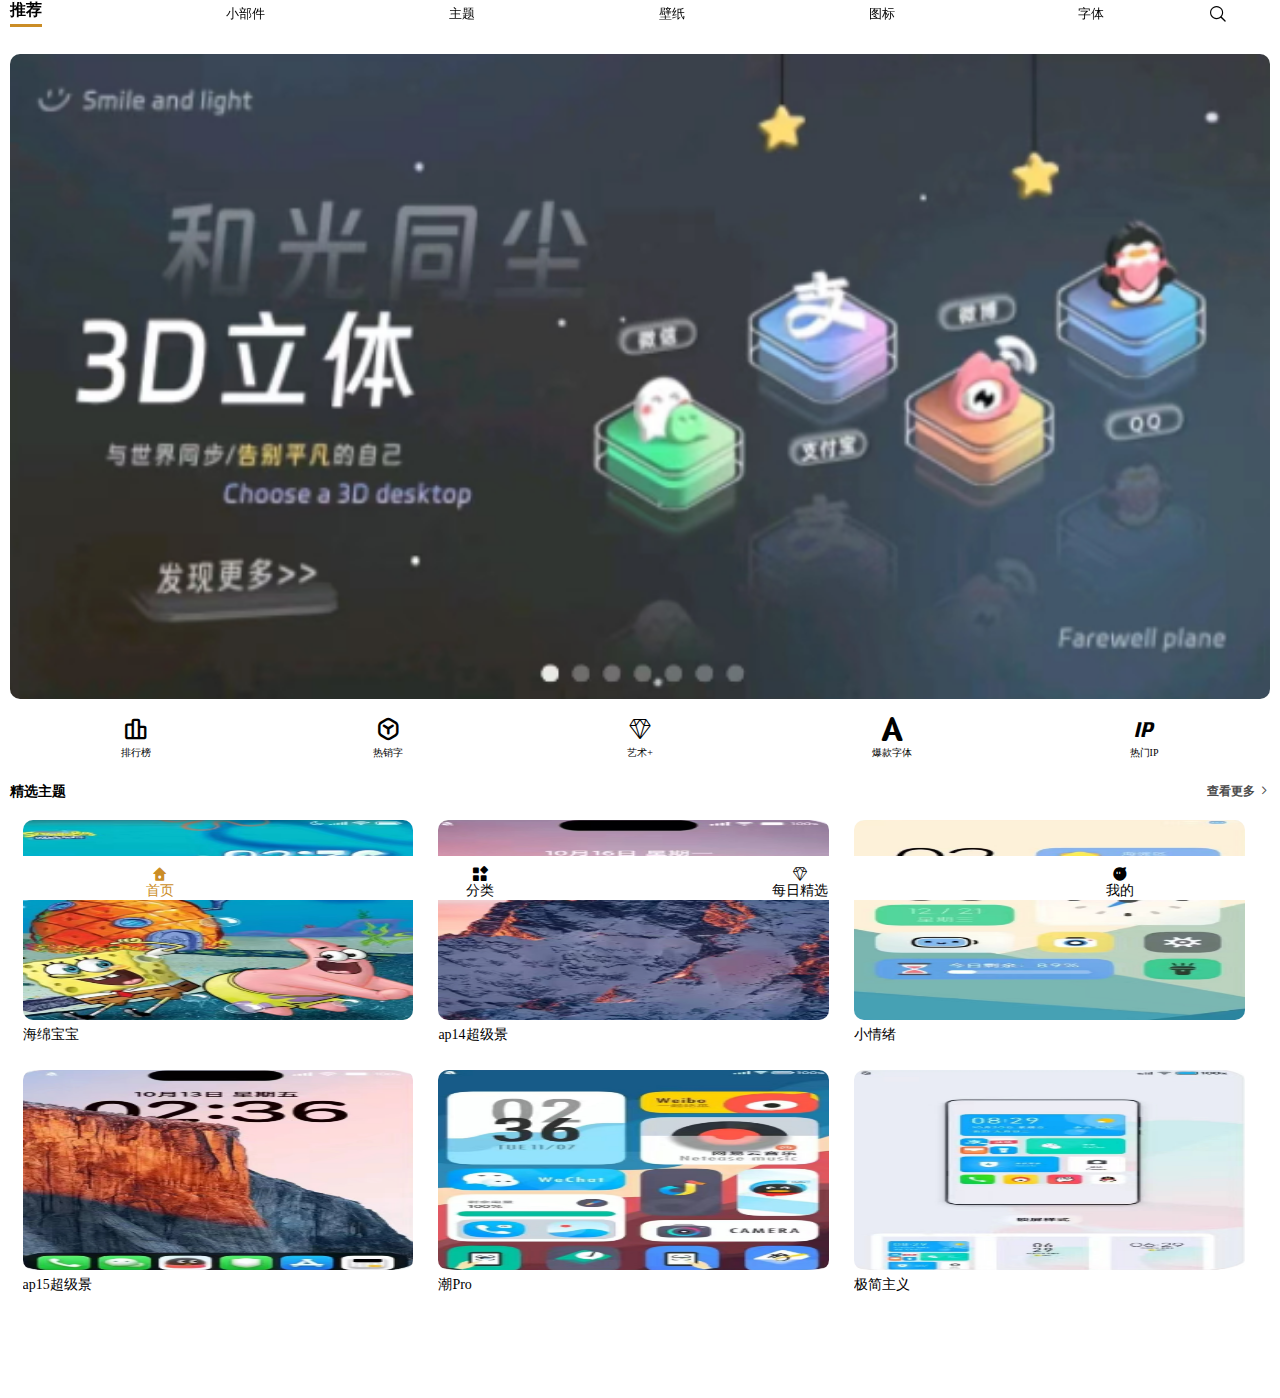
<file: index.html>
<!DOCTYPE html>
<html lang="en">

<head>
    <meta charset="UTF-8">
    <meta name="viewport" content="width=device-width, initial-scale=1.0">
    <title>首页</title>
    <link rel="stylesheet" href="./iconfont/iconfont.css">
    <link rel="stylesheet" href="./css/reset.css">
    <link rel="stylesheet" href="./css/index.css">

    <link rel="stylesheet" href="./css/swiper-bundle.min.css">
</head>

<body>

    <div class="text_area">
        <div class="nav">
            <header>
                <ul id="list">
                    <li class="active">推荐</li>
                    <li>小部件</li>
                    <li>主题</li>
                    <li>壁纸</li>
                    <li>图标</li>
                    <li>字体</li>

                </ul>
                <span id="search" class="iconfont">&#xe8d6;</span>
            </header>

        </div>

        <div id="listArr">

            <!-- 轮播图 -->
            <div class="swiper mySwiper">

                <div class="swiper-wrapper">
                    <img class="swiper-slide" src="./img/banner1.png"></img>
                    <img class="swiper-slide" src="./img/banner2.png"></img>
                    <img class="swiper-slide" src="./img/banner3.png"></img>

                </div>

                <div class="swiper-pagination"></div>
            </div>

            <ul class="ul-title">
                <li>
                    <span class="iconfont ">&#xe631;</span>
                    <p>排行榜</p>
                </li>

                <li>
                    <span class="iconfont">&#xe608;</span>
                    <p>热销字</p>
                </li>
                <li>
                    <span class="iconfont">&#xe880;</span>
                    <p>艺术+</p>
                </li>
                <li>
                    <span class="iconfont">&#xf00cb;</span>
                    <p>爆款字体</p>
                </li>
                <li>
                    <span class="iconfont">&#xe60f;</span>
                    <p>热门IP</p>
                </li>
            </ul>

            <div id="list_1" class="show">

                <p class="top"> <span>精选主题</span> <span class="iconfont"
                        style=" float: right;   color: #4c4c4c; font-size: 12px;">查看更多 &#xe642;</span> </p>

                <ul id="list-ul1">

                </ul>
            </div>
        </div>

        <div id="listArr2">
            <!-- 轮播图 -->
            <div class="swiper mySwiper">

                <div class="swiper-wrapper">
                    <img class="swiper-slide" src="./img/xbj_b_1.png"></img>
                    <img class="swiper-slide" src="./img/xbj_b_2.png"></img>
                    <img class="swiper-slide" src="./img/xbj_b_3.png"></img>

                </div>

                <div class="swiper-pagination"></div>
            </div>


            <div id="list_2" class="show">

                <p class="top" style="margin-top: 3%;"> <span>人气热门</span> <span class="iconfont"
                    style=" float: right;   color: #4c4c4c; font-size: 12px;">查看更多 &#xe642;</span> </p>

                <ul id="list-ul2">
                    <li>
                        <img src="./img/xbj_t_1.png" alt="">
                        <p class="title">超级岛Base</p>
                        <p class="name">超级灵动小部件</p>

                    </li>
                    <li>
                        <img src="./img/xbj_t_2.png" alt="">
                        <p class="title">时光轮 桌面篇</p>
                        <p class="name">桌面美化神器！ 高斯模糊...</p>

                    </li>
                    <li>
                        <img src="./img/xbj_t_3.png" alt="">
                        <p class="title">超级岛 Ultra</p>
                        <p class="name">40款灵动小部件！ N种风格...</p>

                    </li>
                    <li>
                        <img src="./img/xbj_t_4.png" alt="">
                        <p class="title">时光轮 功能篇</p>
                        <p class="name">丝滑特效，热门应用功能...</p>

                    </li>
                </ul>
            </div>


        </div>


        <div id="listArr3">

            <!-- 轮播图 -->
            <div class="swiper mySwiper">

                <div class="swiper-wrapper">
                    <img class="swiper-slide" src="./img/search.png"></img>
                    <img class="swiper-slide" src="./img/search1.png"></img>
                    <img class="swiper-slide" src="./img/banner4.png"></img>

                </div>

                <div class="swiper-pagination"></div>
            </div>

            <ul class="ul-title">
                <li>
                    <span class="iconfont ">&#xe631;</span>
                    <p>排行榜</p>
                </li>

                <li>
                    <span class="iconfont">&#xf00cb;</span>
                    <p>爆款字体</p>
                </li>
                <li>
                    <span class="iconfont">&#xe880;</span>
                    <p>艺术+</p>
                </li>

                <li>
                    <span class="iconfont">&#xe608;</span>
                    <p>热销字</p>
                </li>
                <li>
                    <span class="iconfont">&#xe60f;</span>
                    <p>热门IP</p>
                </li>
            </ul>

            <div id="list_3" class="show">

                <ul id="list-ul3">
                    <li>
                        <img src="./img/them1.png" alt="">
                        <p class="title">总要过去的</p>
                        <p class="name">免费</p>

                    </li>
                    <li>
                        <img src="./img/them2.png" alt="">
                        <p class="title">云端星辰</p>
                        <p class="name">免费</p>

                    </li>
                    <li>
                        <img src="./img/them3.png" alt="">
                        <p class="title">忆时光</p>
                        <p class="name">免费</p>

                    </li>
                    <li>
                        <img src="./img/them4.png" alt="">
                        <p class="title">蛋仔派对</p>
                        <p class="name">免费</p>

                    </li>

                </ul>
            </div>

        </div>

        <div id="listArr4">
            <!-- 轮播图 -->
            <div class="swiper mySwiper">

                <div class="swiper-wrapper">
                    <img class="swiper-slide" src="./img/bizhi1.png"></img>
                    <img class="swiper-slide" src="./img/bizhi2.png"></img>
                    <img class="swiper-slide" src="./img/bizhi3.png"></img>

                </div>

                <div class="swiper-pagination"></div>
            </div>

            <p class="top" style="margin-top: 3%;"> <span>冬季滑雪</span> <span class="iconfont"
                    style=" float: right;   color: #4c4c4c; font-size: 12px;">往期 &#xe642;</span> </p>

            <div id="list_3" class="show">

                <ul id="list-ul3">
                    <li>
                        <img src="./img/bizhi_t_1.png" alt="">


                    </li>
                    <li>
                        <img src="./img/bizhi_t_2.png" alt="">


                    </li>


                </ul>
            </div>

            <p class="top" style="margin-top: 3%;"> <span>为你推荐</span> </p>

            <div id="list_3" class="show">

                <ul id="list-ul3">
                    <li>
                        <img src="./img/bizhi_t_3.png" alt="">

                        <img src="./img/bizhi_t_4.png" alt="">
                        <p class="title">爱上旅行壁纸</p>
                        <p class="name">11张</p>
                    </li>

                    <li>
                        <img src="./img/bizhi_t_5.png" alt="">
                        <p class="title">美好向日葵壁纸</p>
                        <p class="name">10张</p>

                    </li>


                </ul>
            </div>


        </div>

        <div id="listArr5">
            图标
        </div>

        <div id="listArr6">
            字体
        </div>



    </div>

    <footer>
        <ul>
            <li>
                <p class="iconfont active">&#xe637;</p>
                <p class="active">首页</p>
            </li>

            <li>
                <p class="iconfont">&#xf0174;</p>
                <p><a href="./pages/sort.html">分类</a></p>
            </li>
            <li>
                <p class="iconfont">&#xe880;</p>
                <p><a href="./pages/day.html">每日精选</a></p>
            </li>
            <li>
                <p class="iconfont">&#xe8c6;</p>
                <p><a href="./pages/mine.html">我的</a></p>
            </li>
        </ul>
    </footer>




    <script src="js/index.js"> </script>
    <script src="js/swiper-bundle.min.js"> </script>
    <script src="js/ajax.js"></script>
    <script src="js/mock-min.js"></script>
    <script src="js/server.js"></script>


    <!-- Initialize Swiper -->
    <script>
        var swiper = new Swiper(".mySwiper", {
            spaceBetween: 30,
            centeredSlides: true,
            loop: true,
            autoplay: {
                delay: 2500,
                disableOnInteraction: true,
            },
            //   pagination: {
            //     el: ".swiper-pagination",
            //     clickable: true,
            //   },
            //   navigation: {
            //     nextEl: ".swiper-button-next",
            //     prevEl: ".swiper-button-prev",
            //   },
        });
    </script>

</body>

</html>
</file>
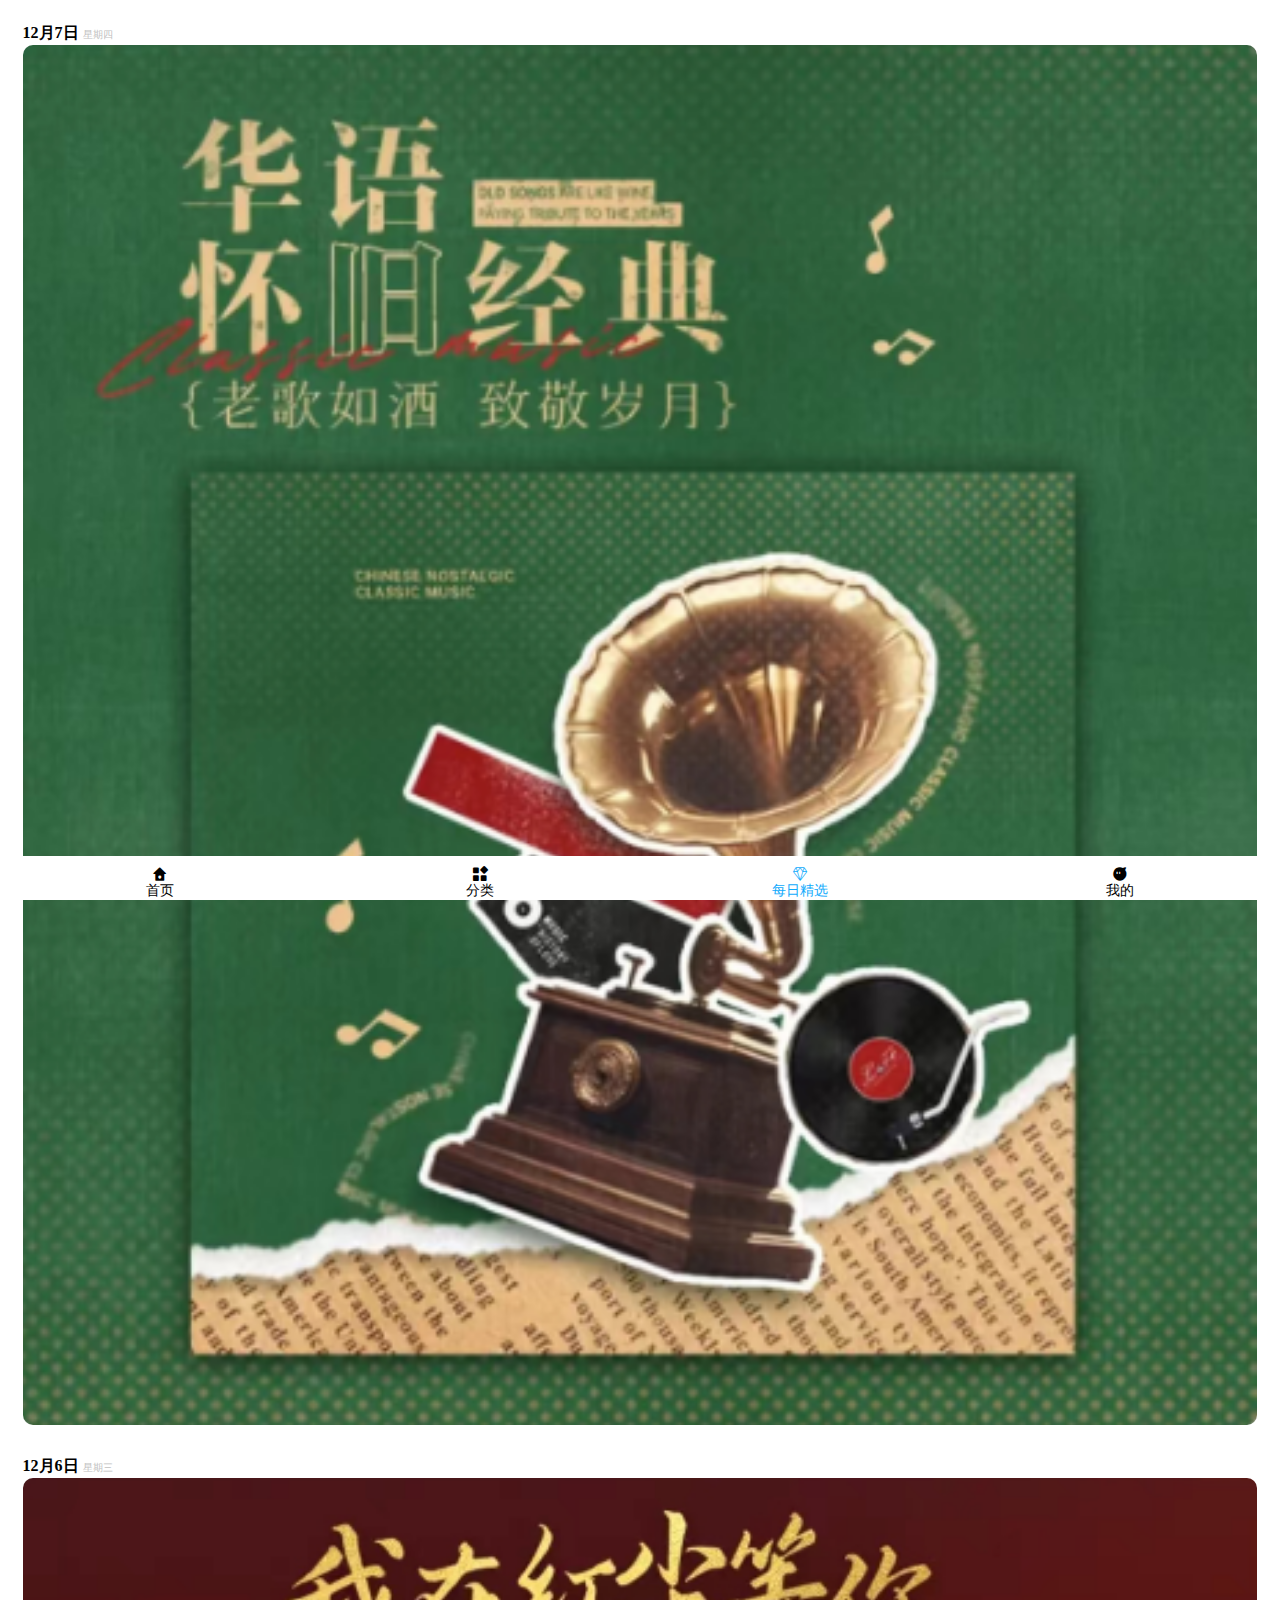
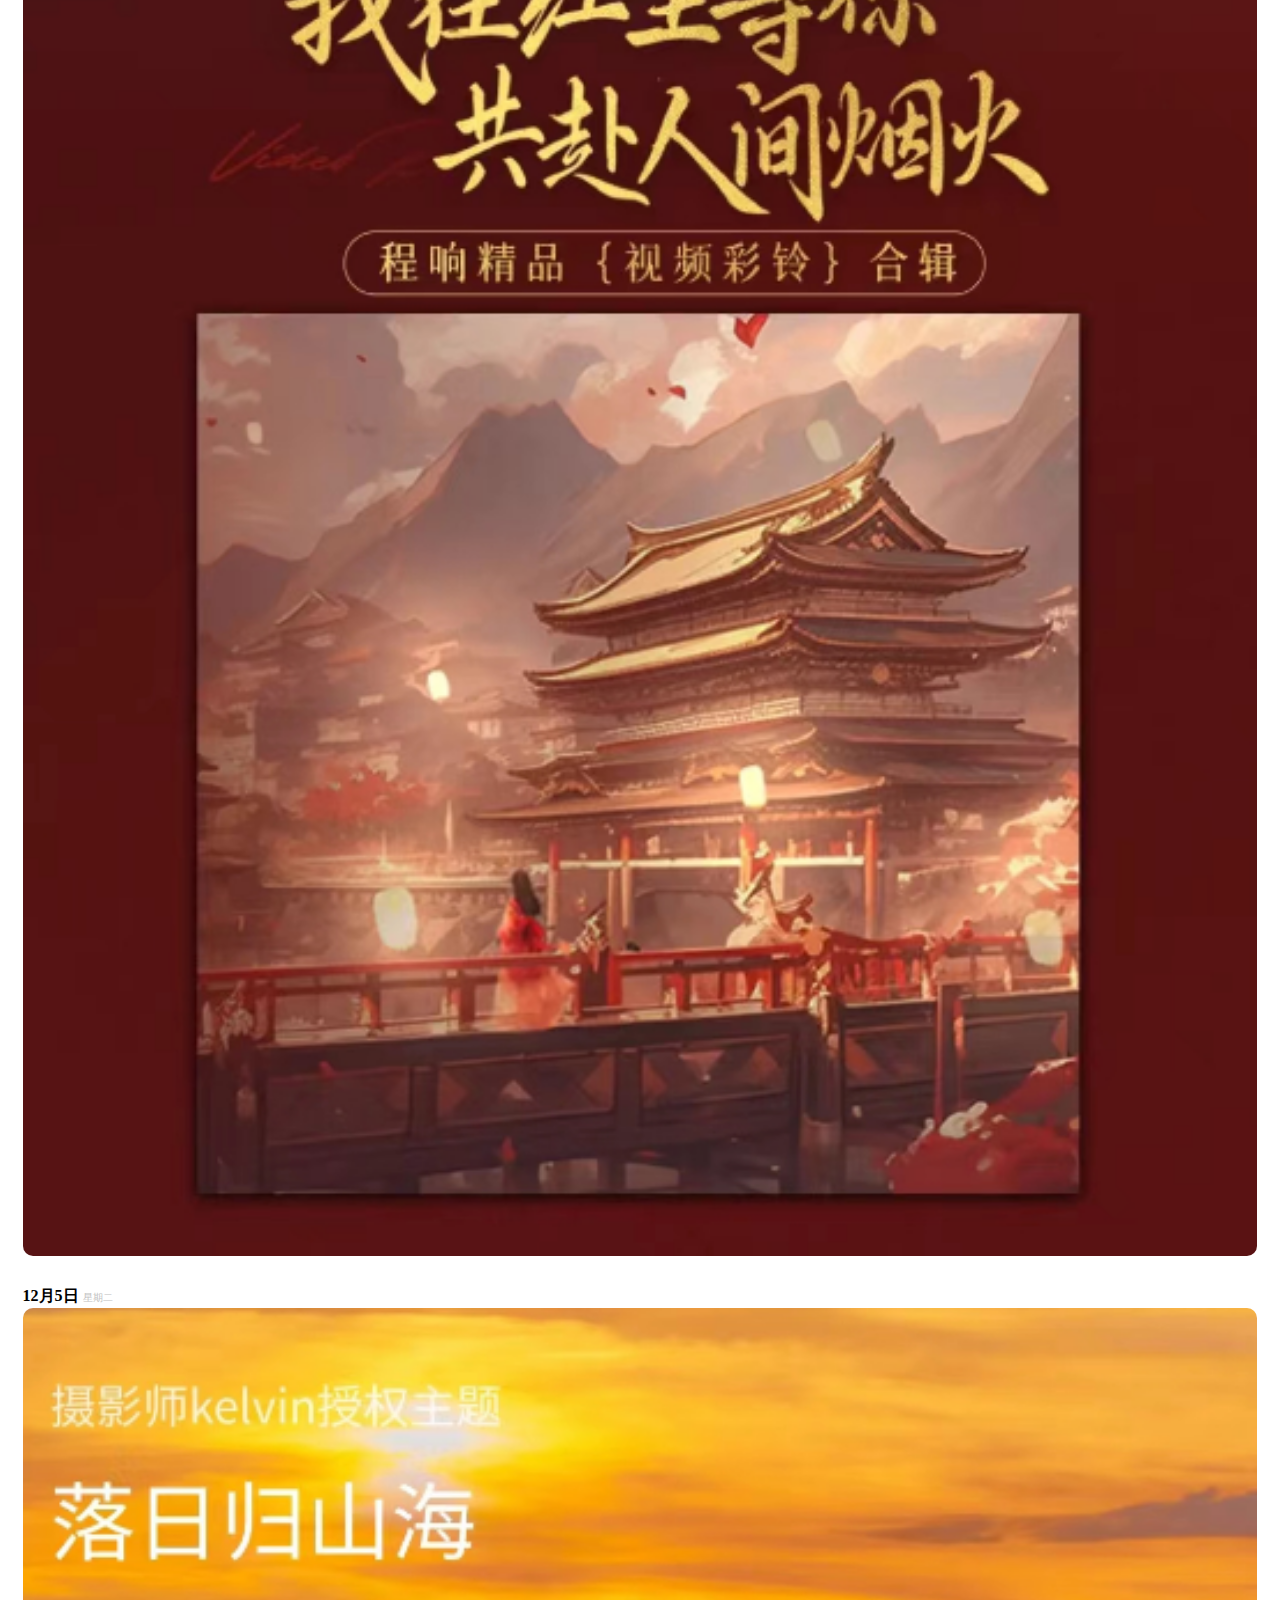
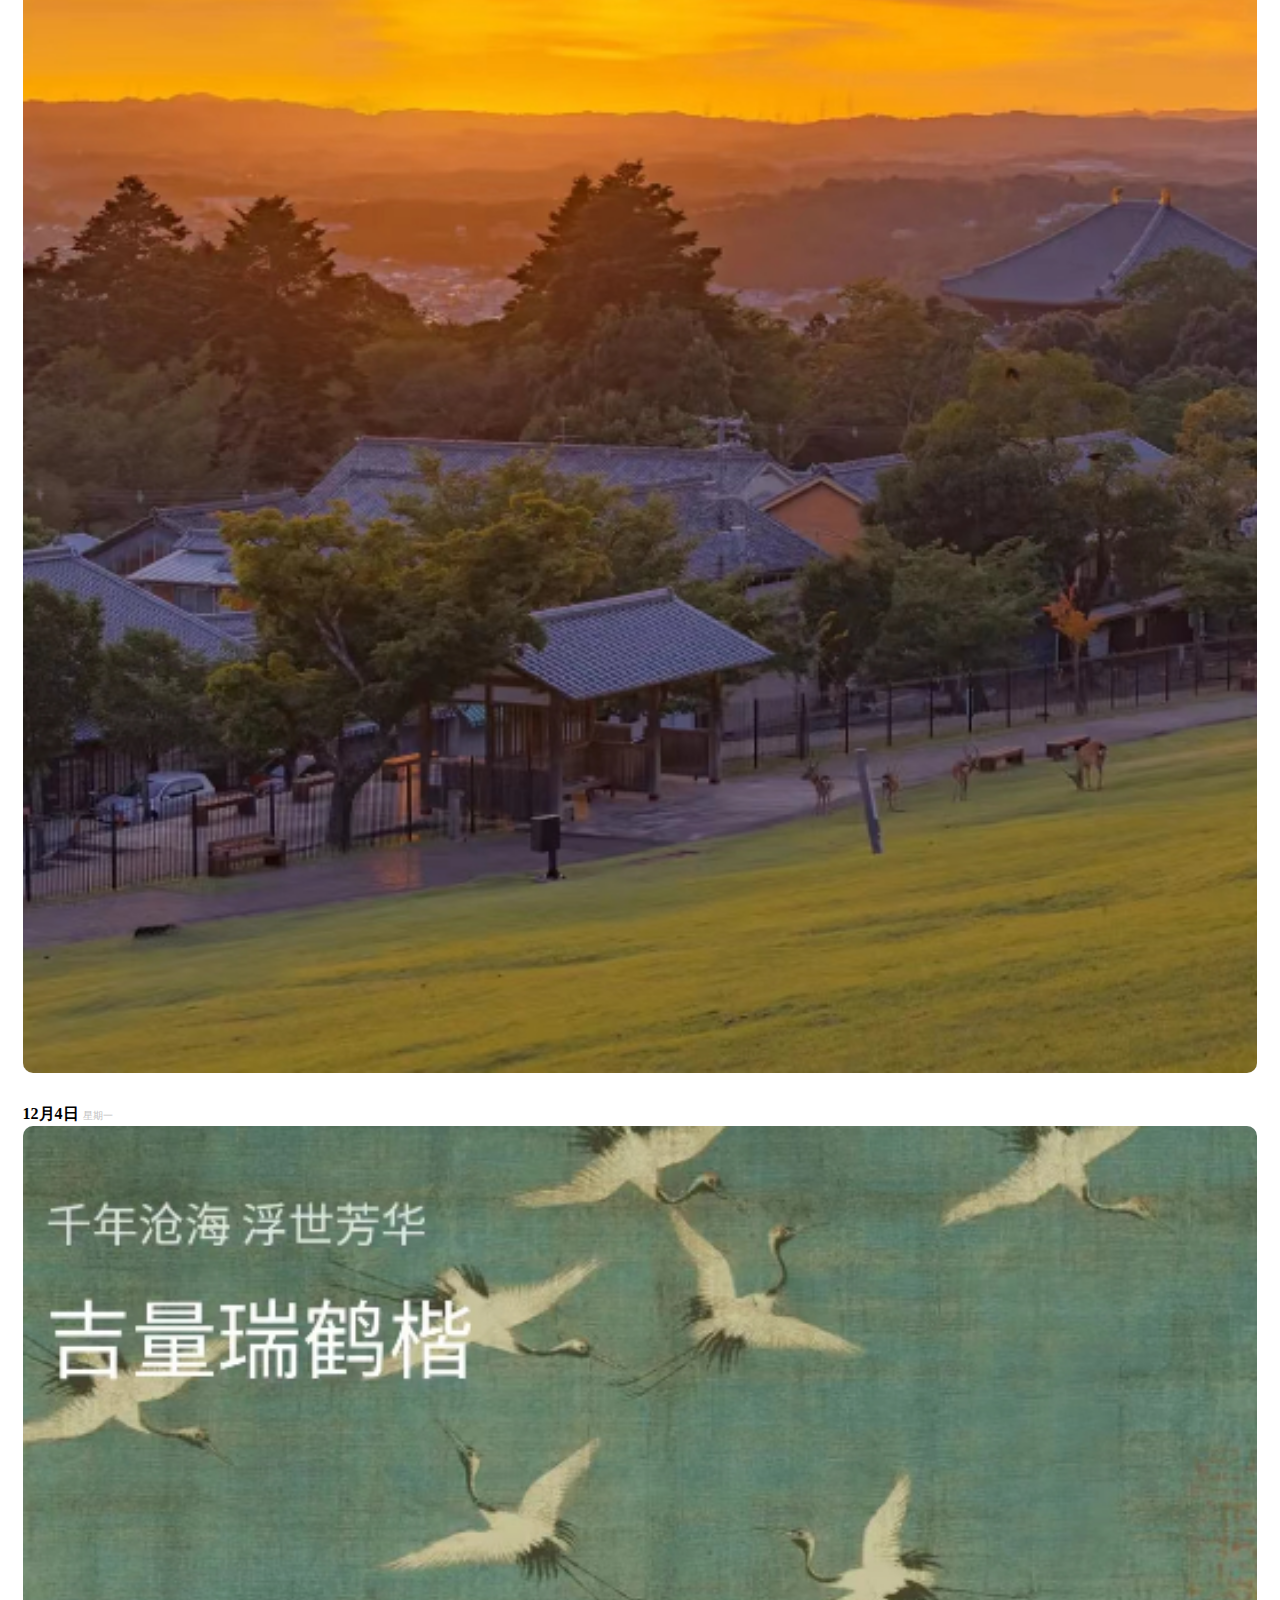
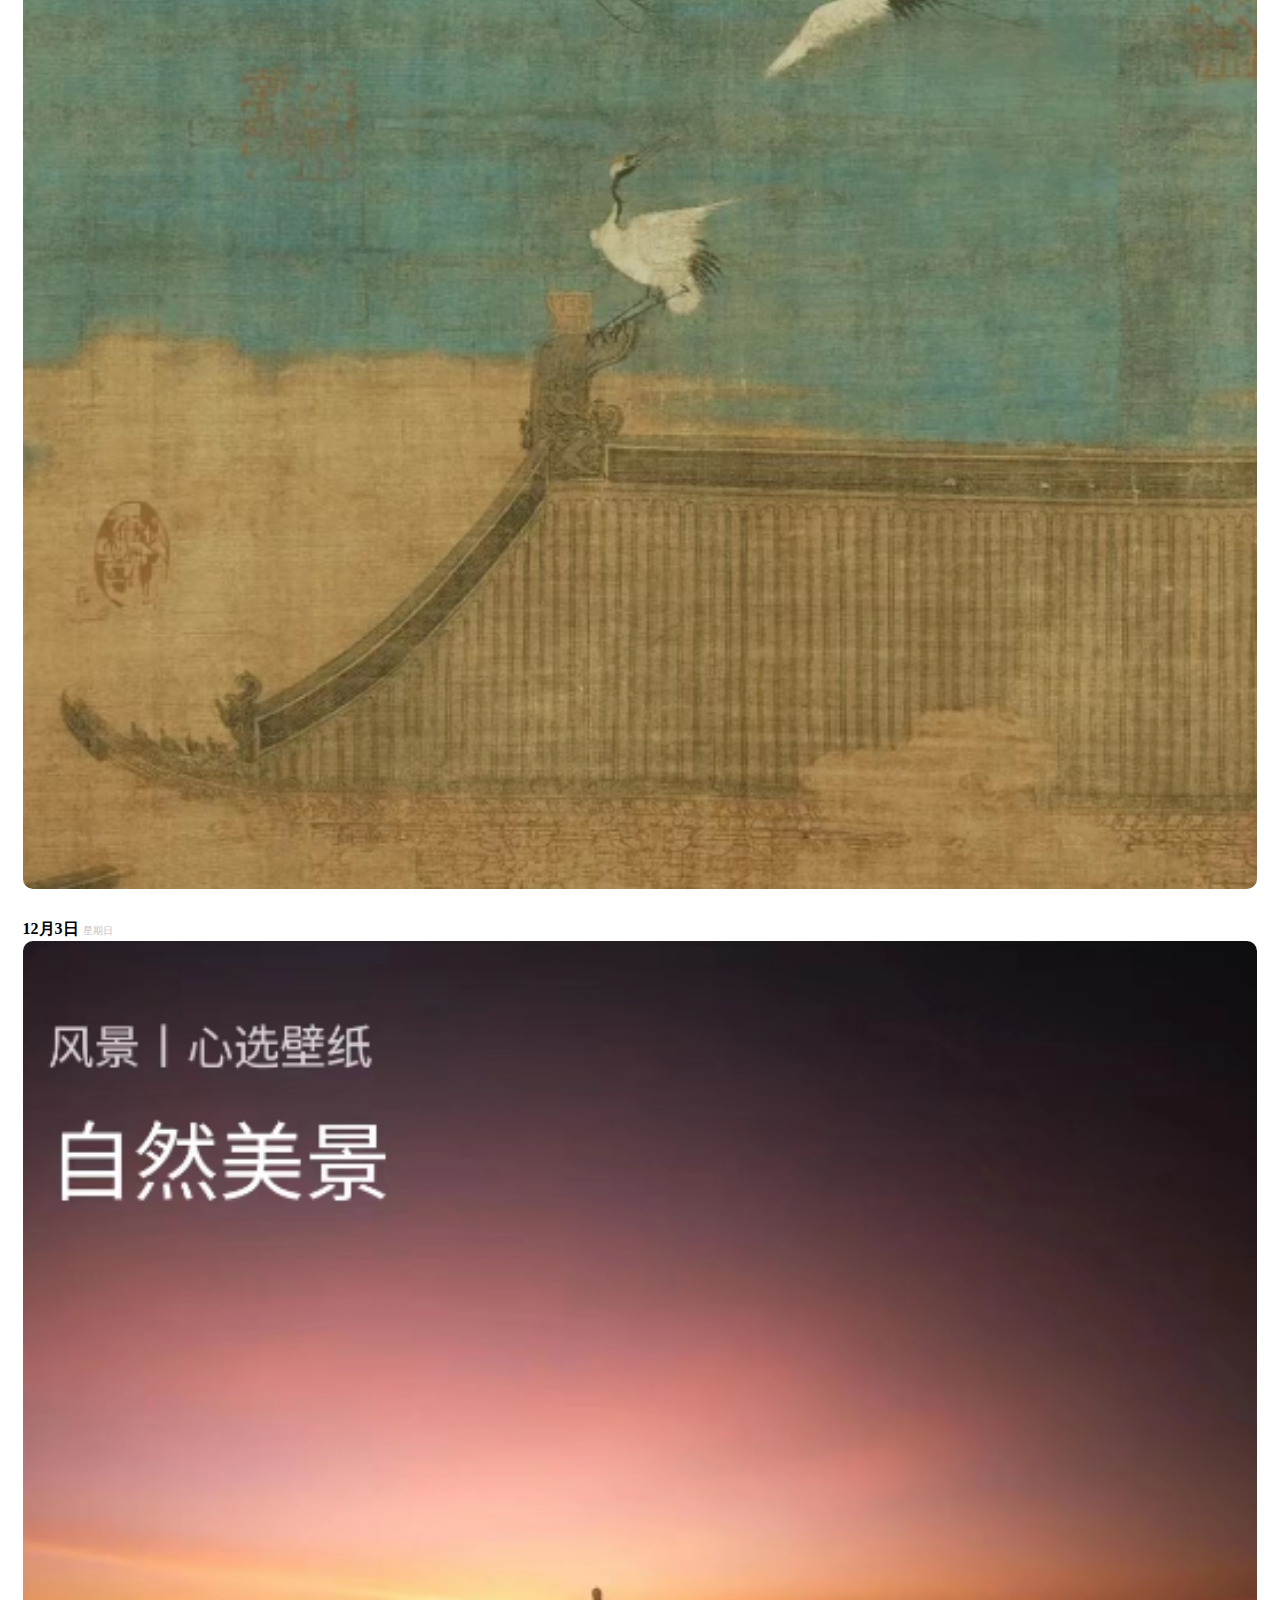
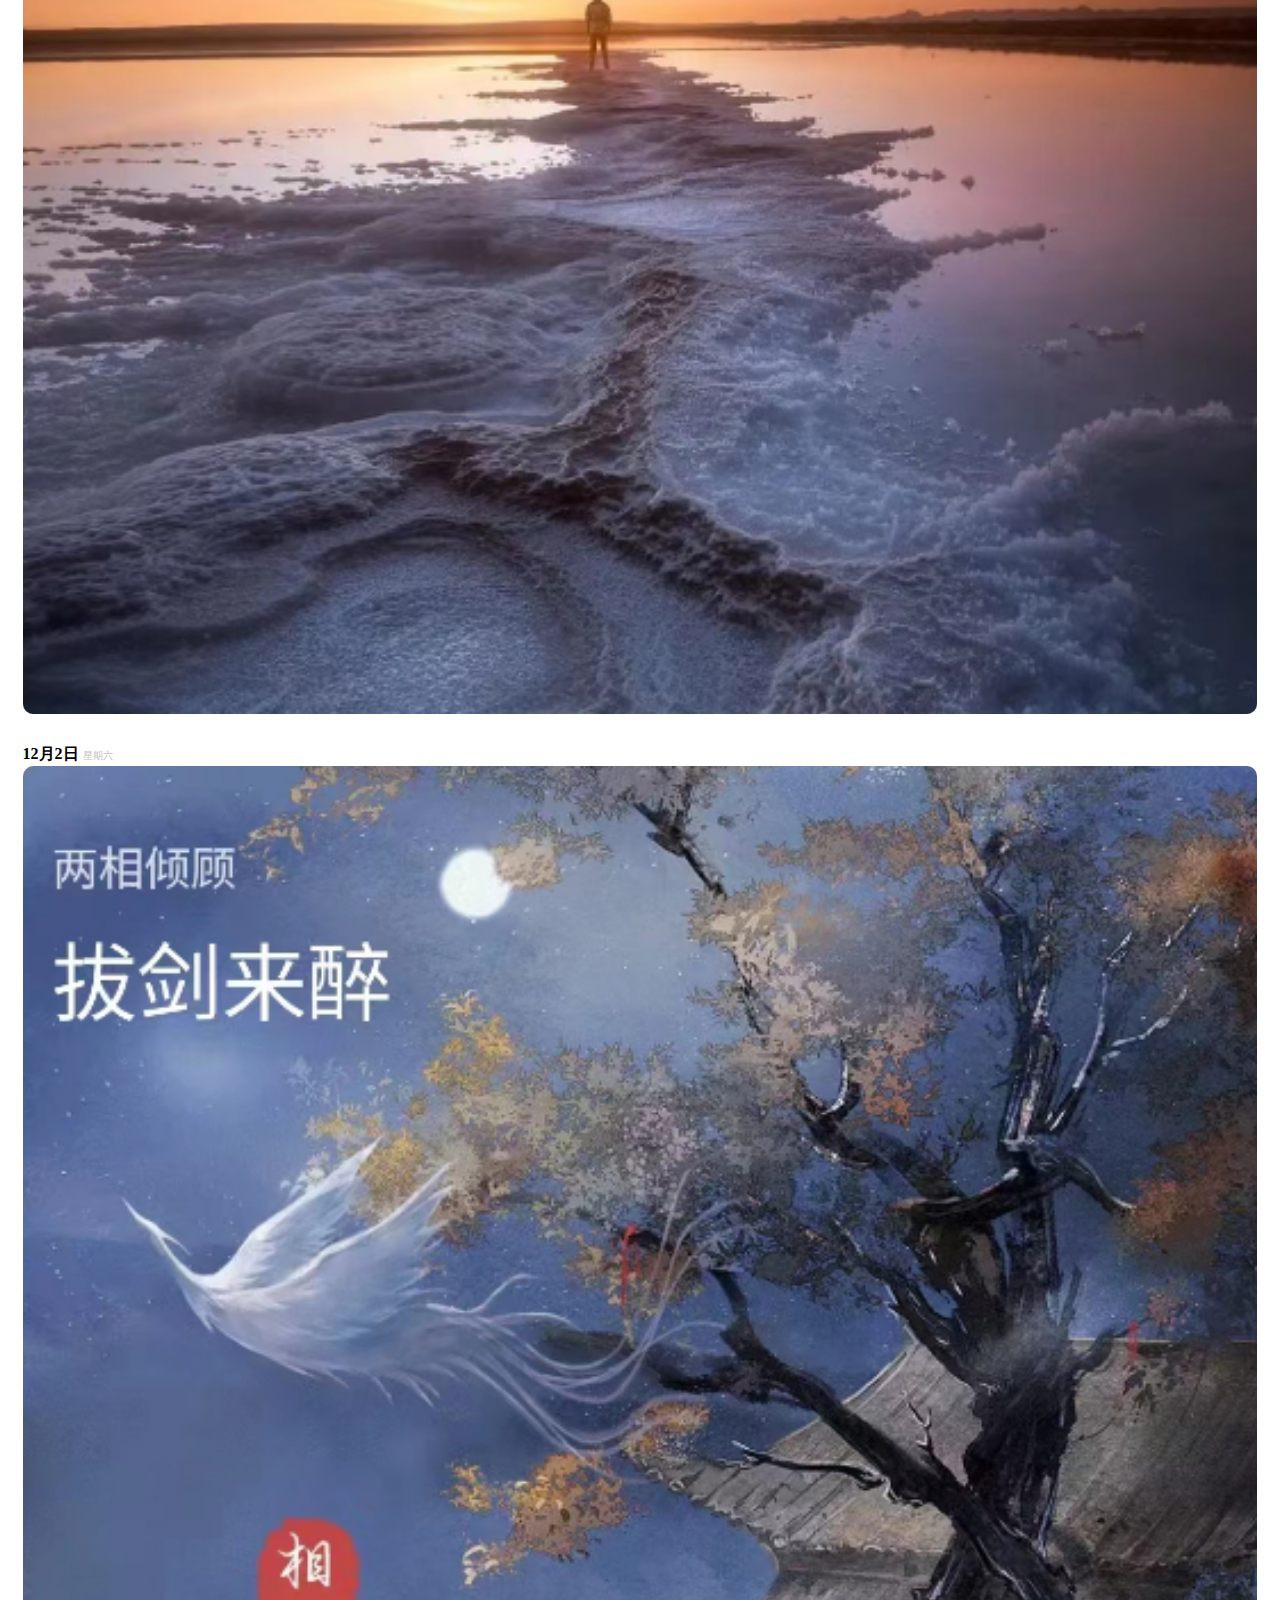
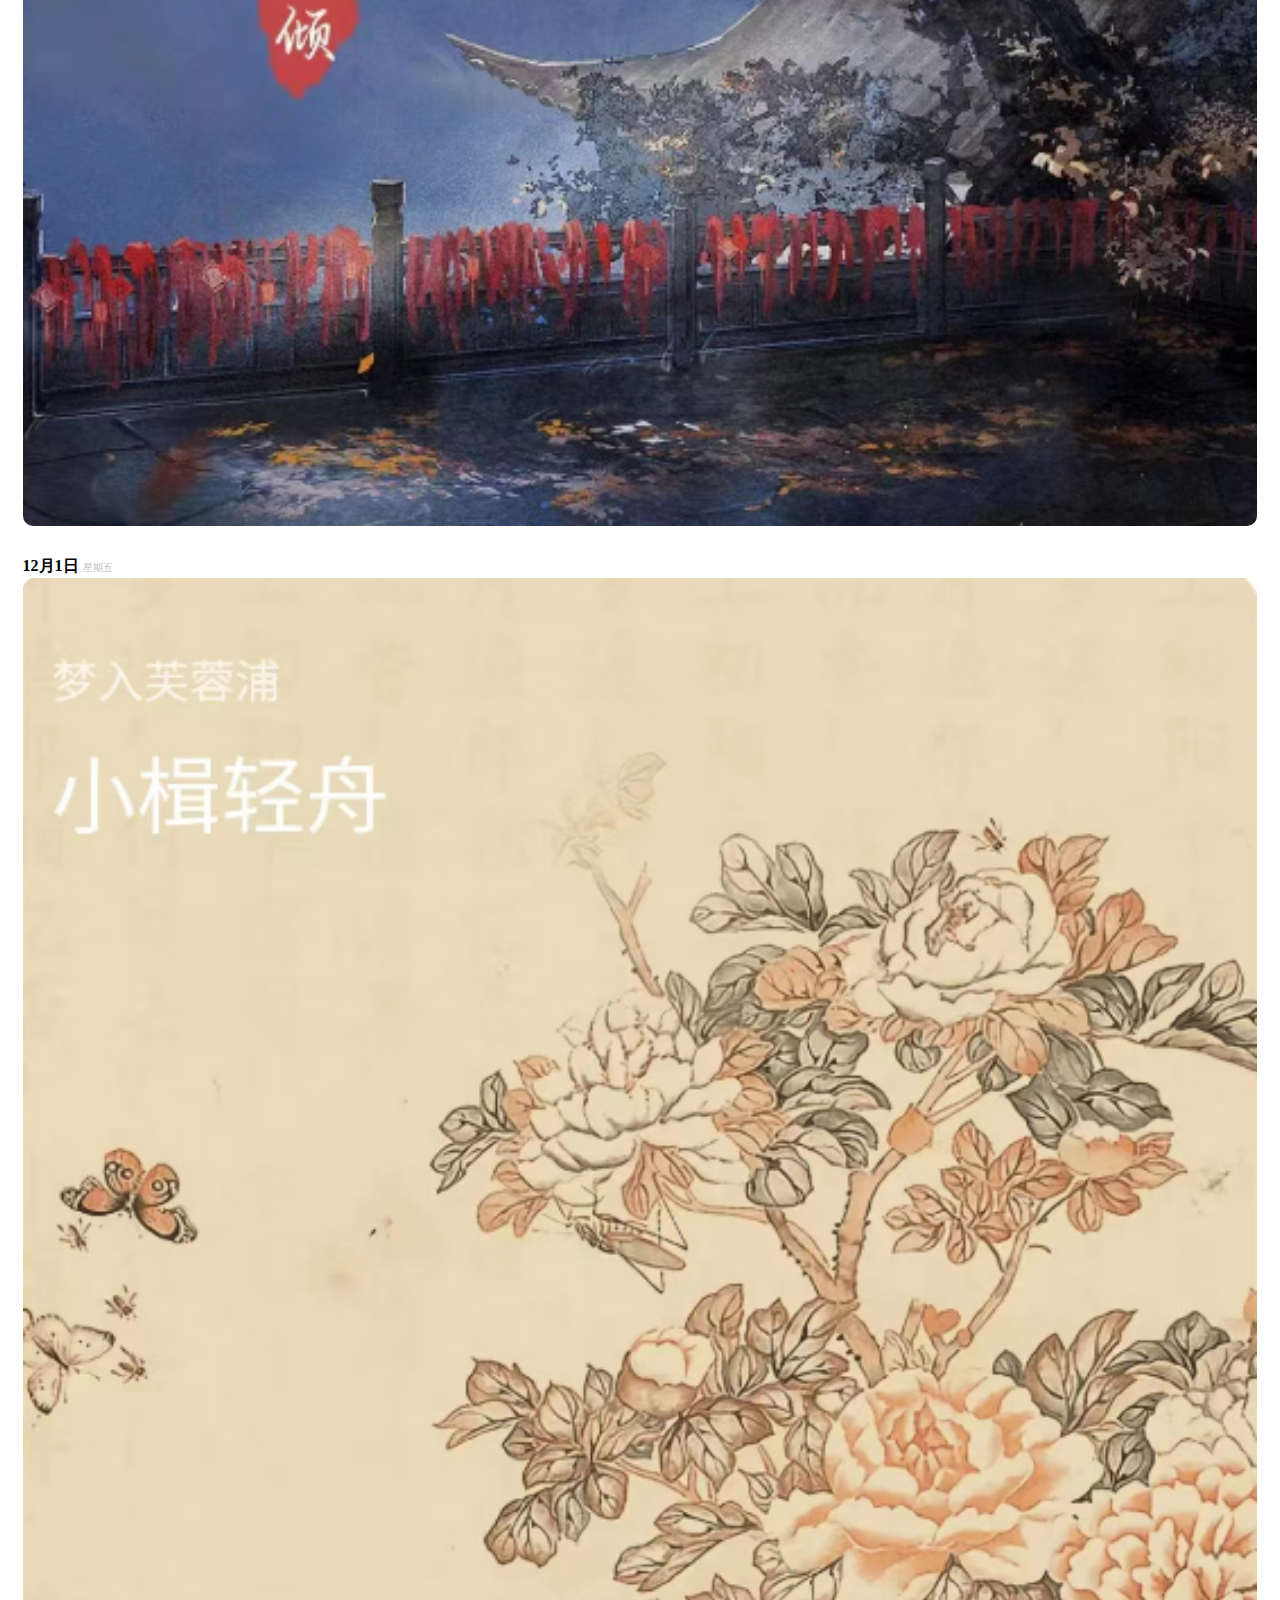
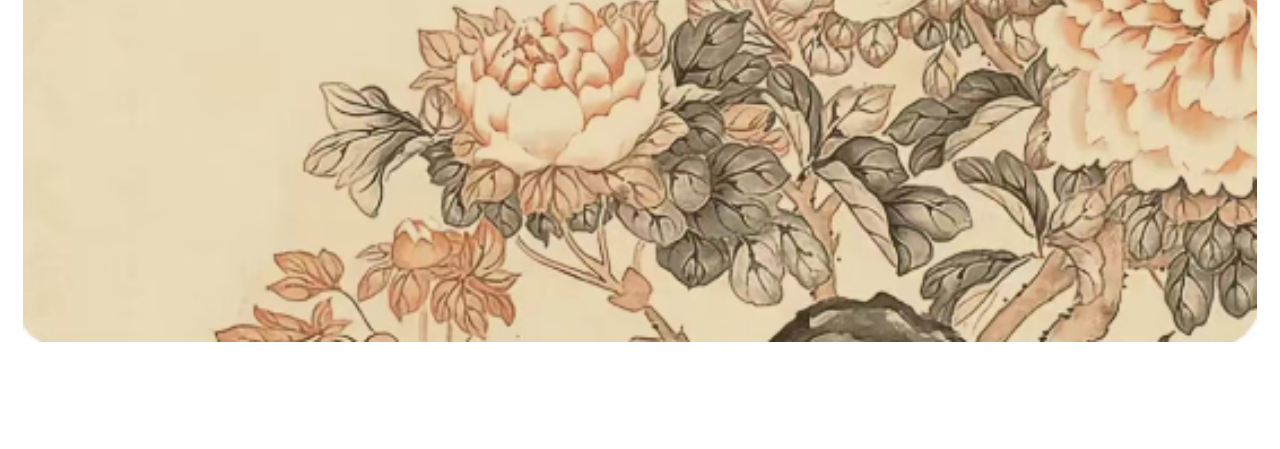
<file: pages/day.html>
<!DOCTYPE html>
<html lang="en">

<head>
    <meta charset="UTF-8">
    <meta name="viewport" content="width=device-width, initial-scale=1.0">
    <title>每日精选</title>
    <link rel="stylesheet" href="../iconfont/iconfont.css">
    <link rel="stylesheet" href="../css/reset.css">
    <link rel="stylesheet" href="../css/day.css">

</head>

<body>
    <div class="text_area">
        <div id="listArr">
            <div id="day_list_1" class="show">
                <ul id="day_list_ul1">
                </ul>
            </div>
        </div>
    </div>

    <footer>
        <ul>
            <li>
                <p class="iconfont">&#xe637;</p>
                <p> <a href="../index.html">首页</a></p>
            </li>

            <li>
                <p class="iconfont ">&#xf0174;</p>
                <p> <a href="sort.html">分类</a></p>
            </li>
            <li>
                <p class="iconfont active">&#xe880;</p>
                <p class="active">每日精选</p>
            </li>
            <li>
                <p class="iconfont">&#xe8c6;</p>
                <p><a href="./mine.html">我的</a></p>
            </li>
        </ul>
    </footer>



    <script src="../js/day.js"> </script>
    <script src="../js/ajax.js"></script>
    <script src="../js/mock-min.js"></script>
    <script src="../js/server.js"></script>


</body>

</html>
</file>
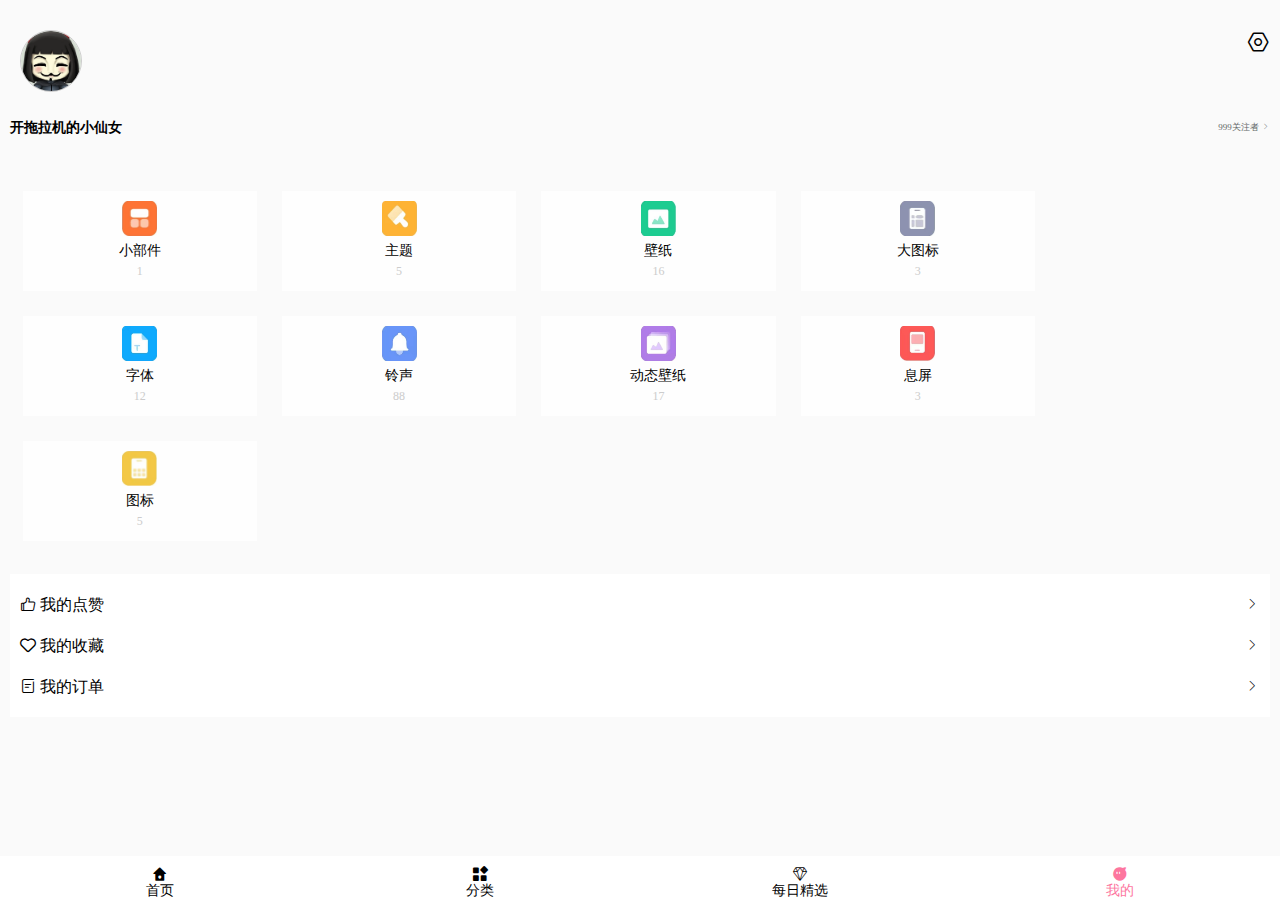
<file: pages/mine.html>
<!DOCTYPE html>
<html lang="en">

<head>
    <meta charset="UTF-8">
    <meta name="viewport" content="width=device-width, initial-scale=1.0">
    <title>我的</title>
    <link rel="stylesheet" href="../iconfont/iconfont.css">
    <link rel="stylesheet" href="../css/reset.css">
    <link rel="stylesheet" href="../css/mine.css">
  
    </style>
</head>

<body style="background-color: #FAFAFA;">
    <div class="text_area">
        <!-- <header>
            <div>
                
               
            </div>
        </header> -->
        <div class="login">
            <div class="user">
                <p > <img class="photo" src="../img/photo.png" alt="">  <span class="iconfont span_set" >&#xe8b7;</span></p>
                <p ><span class="username">开拖拉机的小仙女</span> <span class="iconfont span_fllow">999关注者 &#xe642;</span></p>
            </div>
        </div>
       

        <div class="bottom">
            <ul class="card" id="card">
                <!-- <li id="tag">
                    <img class="card-img" src="../img/my1.png" alt="">
                    <p class="frist" >小部件</p>
                    <p class="second">0</p>
                </li> -->
              

                 <!--<li>
                    <svg class="icon" aria-hidden="true">
                        <use xlink:href="#icon-youku"></use>
                    </svg>
                    <p class="frist">主题</p>
                    <p class="second">6</p>
                </li>
                <li>
                    <svg class="icon" aria-hidden="true">
                        <use xlink:href="#icon-tengxunshipin"></use>
                    </svg>
                    <p class="frist">壁纸</p>
                    <p class="second">99</p>
                </li>
                <li>
                    <svg class="icon" aria-hidden="true">
                        <use xlink:href="#icon-dongman"></use>
                    </svg>
                    <p class="frist">大图标</p>
                    <p class="second">2</p>
                </li> -->
            </ul>
            <ul class="nav_card">
                <li>
                    <span class="iconfont">  &#xec7f;</span> <span>  我的点赞</span> <span class="iconfont span3" >  &#xe642;</span>
                </li>
                <li>
                    <span class="iconfont">  &#xe603;</span> <span>  我的收藏</span> <span class="iconfont span3" >  &#xe642;</span>
                </li>
                <li>
                    <span class="iconfont">  &#xe8ae;</span> <span>  我的订单</span> <span class="iconfont span3">  &#xe642;</span>
                </li>
              
            </ul>
        </div>
    </div>



    <footer>
        <ul>
            <li>
                <p class="iconfont">&#xe637;</p>
                <p> <a href="../index.html">首页</a></p>
            </li>

            <li>
                <p class="iconfont ">&#xf0174;</p>
                <p> <a href="sort.html">分类</a></p>
            </li>
            <li>
                <p class="iconfont ">&#xe880;</p>
                <p ><a href="day.html">每日精选</a></p>
            </li>
            <li>
                <p class="iconfont active">&#xe8c6;</p>
                <p class="active">我的</p>
            </li>
        </ul>
    </footer>

    <script src="../iconfont/iconfont.js"></script>
    
    <script src="../js/ajax.js"></script>
    <script src="../js/mock-min.js"></script>
    <script src="../js/server.js"></script>
    <script src="../js/my.js"> </script>
</body>

</html>
</file>
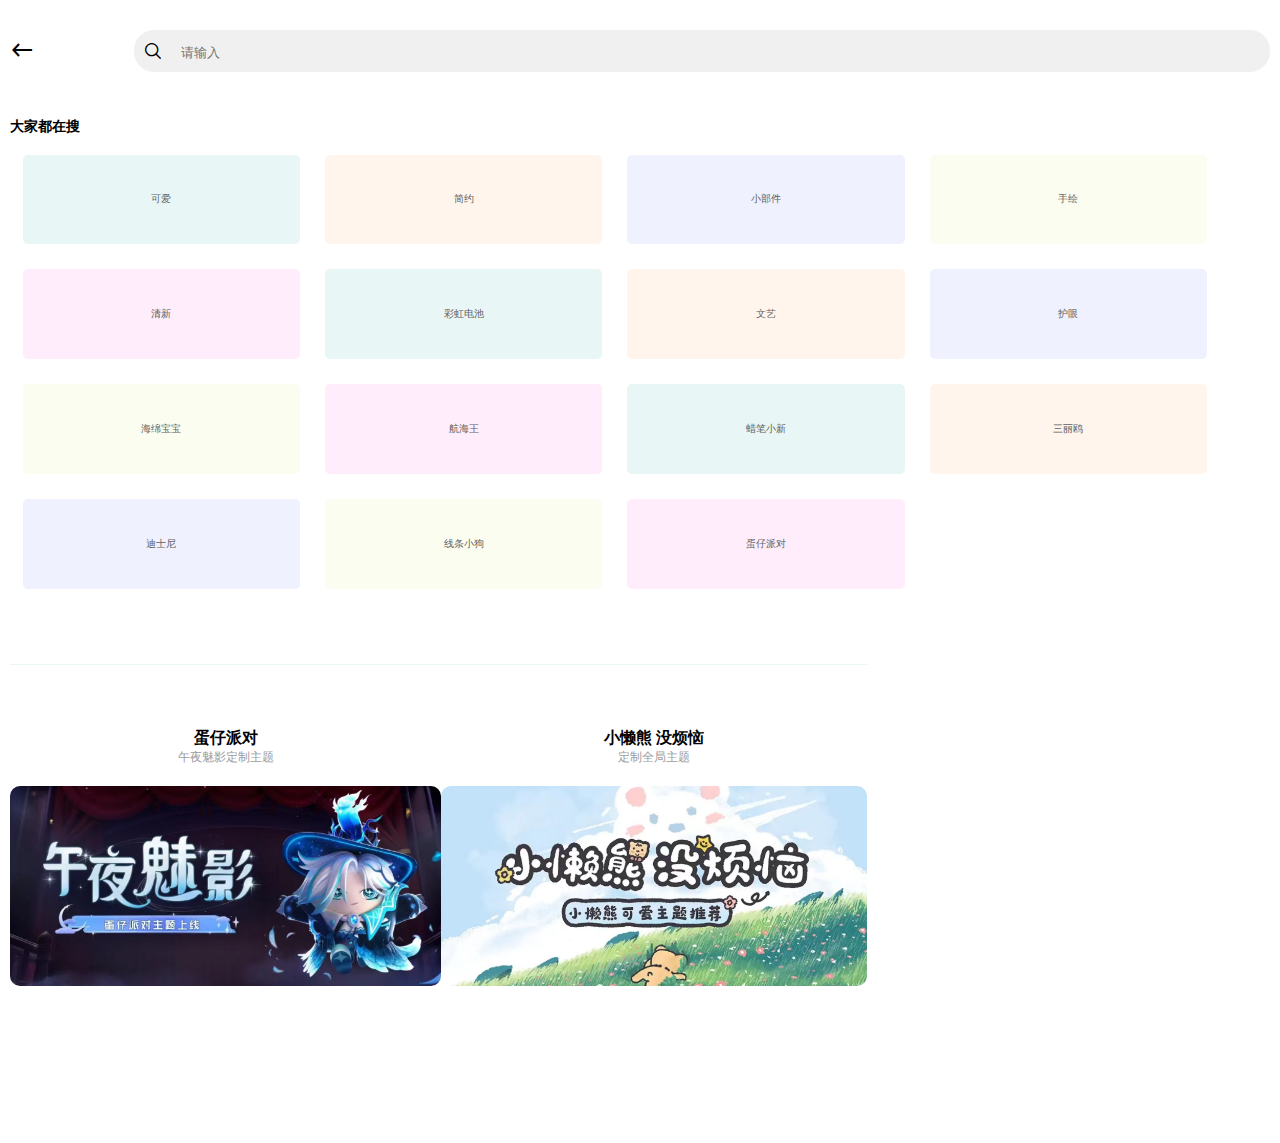
<file: pages/search.html>
<!DOCTYPE html>
<html lang="en">

<head>
    <meta charset="UTF-8">
    <meta name="viewport" content="width=device-width, initial-scale=1.0">
    <title>搜索</title>
    <link rel="stylesheet" href="../iconfont/iconfont.css">
    <link rel="stylesheet" href="../css/reset.css">
    <link rel="stylesheet" href="../css/search.css">

    <script src="../iconfont/iconfont.js"></script>
    <script src="../js/mock-min.js"></script>
    <script src="../js/ajax.js"></script>
    <script src="../js/server.js"></script>
    
    <script src="../js/search.js"></script>
</head>

<body>

    <div class="text_area">


        <!-- 搜索框以及右侧icon -->
        <div id="oIn">

           <a href="javascript:history.back(-1)"> <span  class="iconfont" style="font-size: x-large;">&#xe630;</span> </a>
            <div class="search">
                <i id="icon" class="iconfont" style="margin-left: 10px;"> &#xe8d6;</i>

                <input id="stext" type="text" placeholder="请输入">

                <!-- <i id="del" class="iconfont">&#xf0223;</i> -->
            </div>

        </div>


        <div id="listArr">


            <div id="search_1" class="show">

                <p class="top"> <span>大家都在搜</span>   </p>

                <ul id="search-ul1">
                
                </ul>


                <ul id="search-ul2">
                    <li>
                        <p class="title">蛋仔派对</p>
                        <p class="name">午夜魅影定制主题</p>

                        <img src="../img/search1.png" alt="">
                     
                    </li>
                    <li>
                        <p class="title">小懒熊 没烦恼</p>
                        <p class="name">定制全局主题</p>

                        <img src="../img/search.png" alt="">
                       
                    </li>
                </ul>

            </div>
        </div>


    </div>


</body>

</html>
</file>
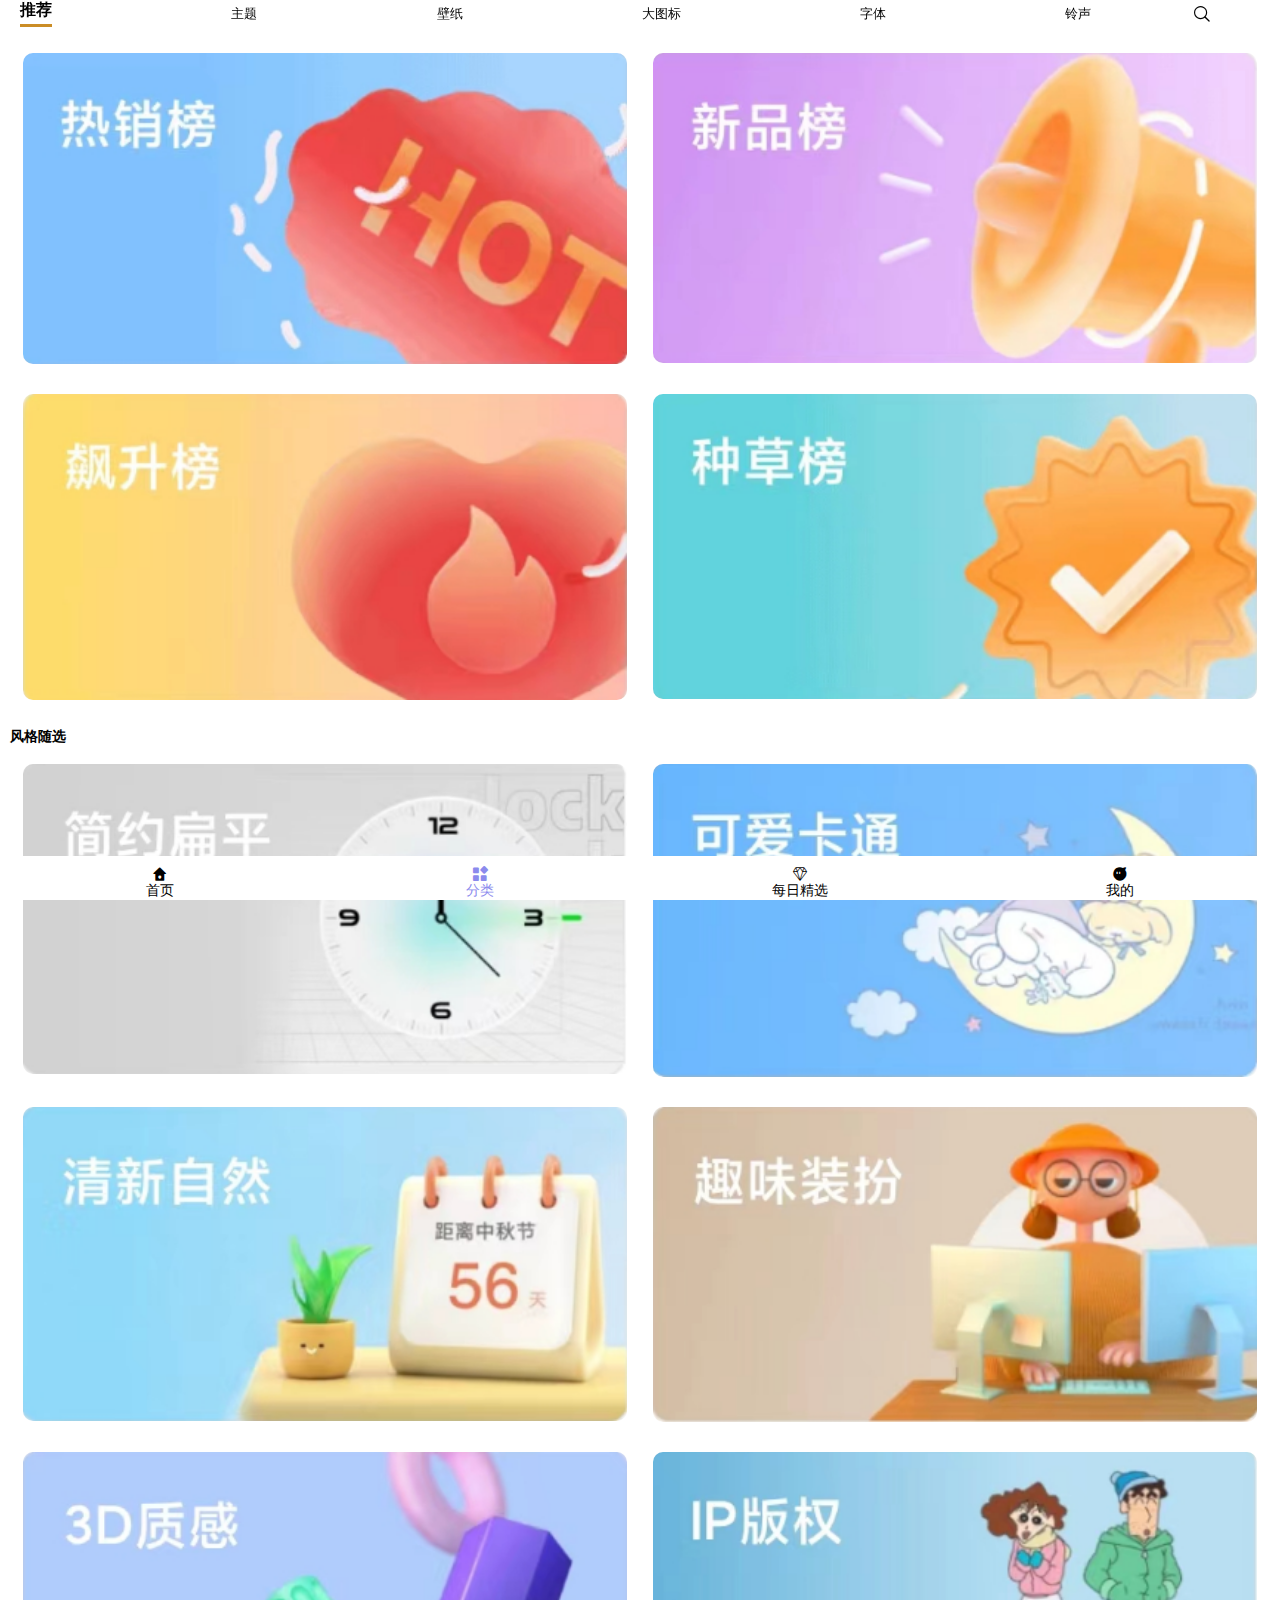
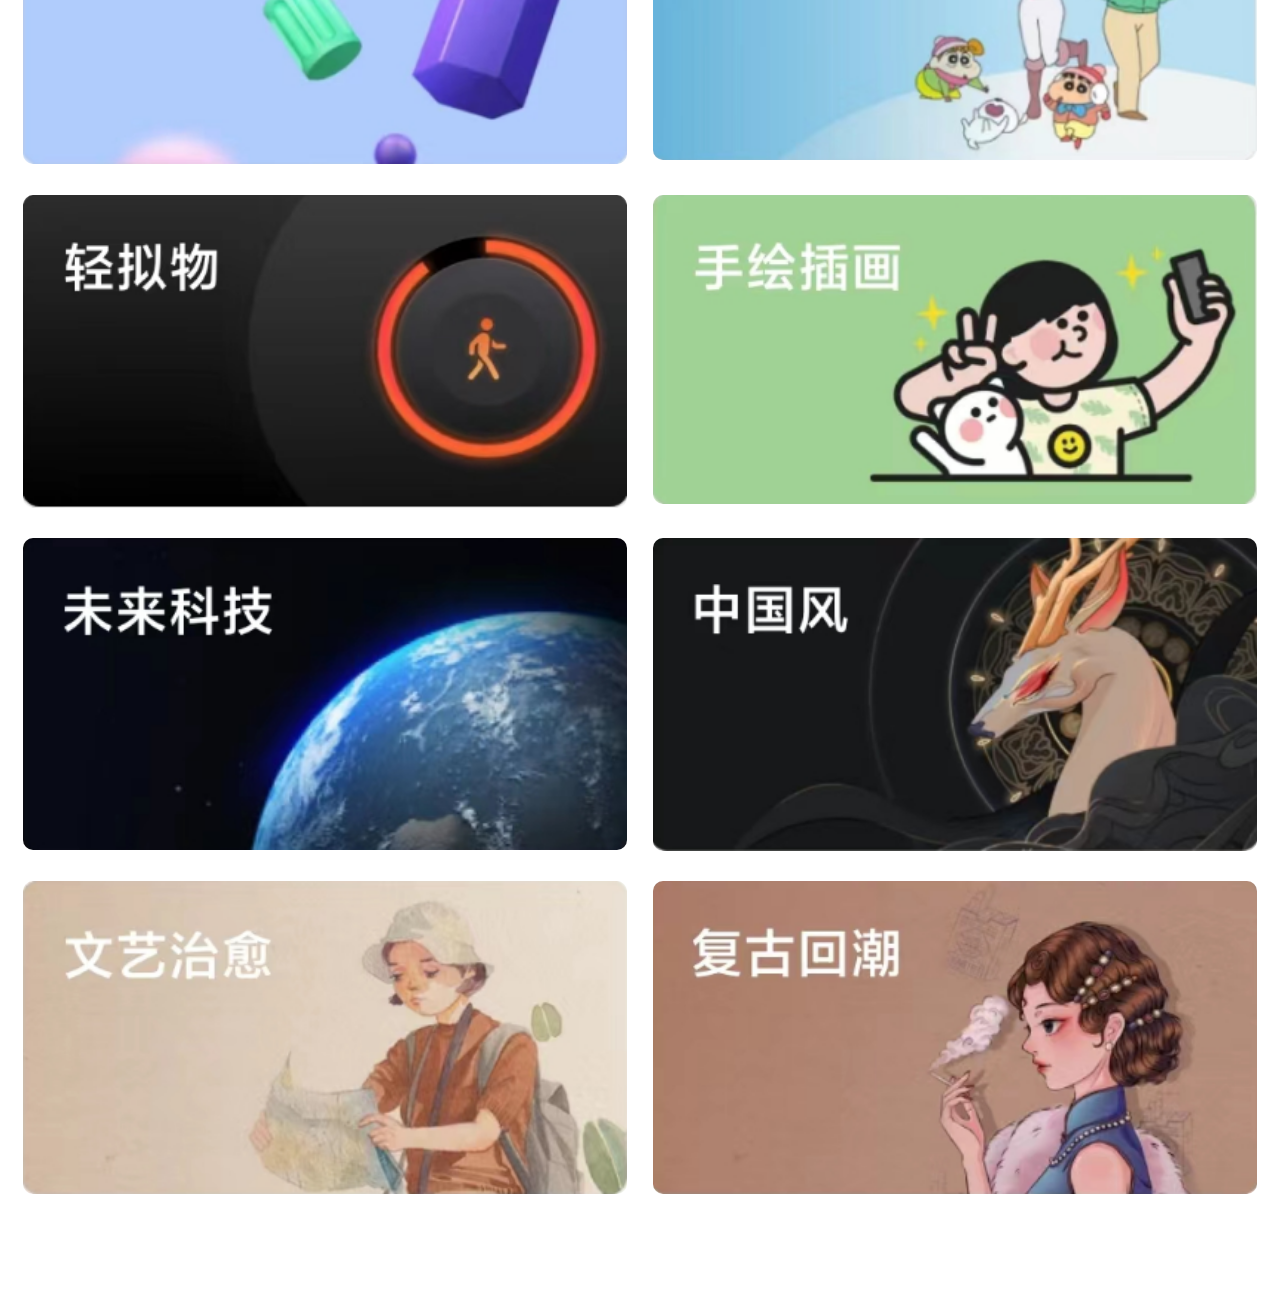
<file: pages/sort.html>
<!DOCTYPE html>
<html lang="en">

<head>
    <meta charset="UTF-8">
    <meta name="viewport" content="width=device-width, initial-scale=1.0">
    <title>分类</title>
    <link rel="stylesheet" href="../iconfont/iconfont.css">
    <link rel="stylesheet" href="../css/reset.css">
    <link rel="stylesheet" href="../css/sort.css">

</head>

<body>

    <div class="text_area">
        
        <div class="nav">
            <header>
                <ul id="list">
                    <li class="active">推荐</li>
                    <li>主题</li>
                    <li>壁纸</li>
                    <li>大图标</li>
                    <li>字体</li>
                    <li>铃声</li>
                   <!--  <li>动态壁纸</li>
                    <li>息屏</li> -->
                </ul>
                <span class="iconfont">&#xe8d6;</span>
            </header>
          
        </div>


        <div id="listArr">
            <div id="list_0" class="show">
                
                <ul id="list-ul0">
                    <li>
                        <img src="../img/sort1.png" alt="">
                    
                    </li>
                    <li>
                        <img src="../img/sort2.png" alt=""> 
                    </li>
                    <li>
                        <img src="../img/sort3.png" alt="">
                     
                    </li>
                    <li>
                        <img src="../img/sort4.png" alt="">
                       
                    </li>
                </ul>
            </div>
          

            <div id="sort_list_1" class="show">
                
                <p class="top"> <span>风格随选</span> </p>

                <ul id="sort_list_ul1">
                   
                  
                </ul>

            </div>
                      
        </div>
    </div>

    <footer>
        <ul>
            <li>
                <p class="iconfont">&#xe637;</p>
                <p > <a href="../index.html">首页</a></p>
            </li>

            <li>
                <p class="iconfont active">&#xf0174;</p>
                <p class="active">分类</p>
            </li>
            <li>
                <p class="iconfont">&#xe880;</p>
                <p><a href="./day.html">每日精选</a></p>
            </li>
            <li>
                <p class="iconfont">&#xe8c6;</p>
                <p><a href="./mine.html">我的</a></p>
            </li>
        </ul>
    </footer>




    <script src="../js/sort.js"> </script>
    <script src="../js/ajax.js"></script>
    <script src="../js/mock-min.js"></script>
    <script src="../js/server.js"></script>




</body>

</html>
</file>
<file: iconfont/iconfont.css>
@font-face {
  font-family: "iconfont"; /* Project id  */
  src: url('iconfont.ttf?t=1701958432493') format('truetype');
}

.iconfont {
  font-family: "iconfont" !important;
  font-size: 16px;
  font-style: normal;
  -webkit-font-smoothing: antialiased;
  -moz-osx-font-smoothing: grayscale;
}

.icon-ziti:before {
  content: "\f00cb";
}

.icon-yingyong:before {
  content: "\f0174";
}

.icon-right:before {
  content: "\e642";
}

.icon-31fanhui1:before {
  content: "\f0223";
}

.icon-ip:before {
  content: "\e60f";
}

.icon-jingxuan:before {
  content: "\e880";
}

.icon-sousuoxiao:before {
  content: "\e8d6";
}

.icon-shouye:before {
  content: "\e637";
}

.icon-yishu:before {
  content: "\e607";
}

.icon-dianzan:before {
  content: "\ec7f";
}

.icon-shoucang:before {
  content: "\e603";
}

.icon-dingdan:before {
  content: "\e8ae";
}

.icon-shezhi:before {
  content: "\e8b7";
}

.icon-wode:before {
  content: "\e8c6";
}

.icon-fanhui:before {
  content: "\e630";
}

.icon-paihangbang:before {
  content: "\e631";
}

.icon-rexiao:before {
  content: "\ee17";
}

.icon-shuzicangpin:before {
  content: "\e608";
}
</file>
<file: css/index.css>
html body {
    font-family: "\534E\6587\7EC6\9ED1";
}

header {
    display: flex;
    justify-content: space-between;
    align-items: center;
}

header ul {
    width: 90%;
    display: flex;
    justify-content: space-between;
    align-items: center;
}

.show {
    display: block;
}

.hiden {
    display: none;
}

header ul li {
    font-size: 13px;
}

header ul li.active {
    font-size: 16px;
    font-weight: 700;
    border-bottom: 2px solid #cb8d26;
    border-width: 3px;
    padding-bottom: 3px;


}

/*  轮播图 */
.swiper {
    width: 100%;
    height: 100%;
    border-radius: 10px;
}

.swiper-slide {
    text-align: center;
    font-size: 18px;
    background: #fff;
    display: flex;
    justify-content: center;
    align-items: center;
}

.swiper-slide img {
    display: block;
    width: 100%;
    height: 100%;
    object-fit: cover;
}

/* a{
    position: absolute;
    display: none;
    z-index: 2;
    top: 50%;
    width: 60px;
    height: 60px;
    margin-top: -30px;
    font: 36px/60px "宋体";
    text-align: center;
    text-decoration: none;
    color: #fff;
    background: rgba(255, 100, 0,1);
    background: rgba(255, 100, 0, 1);
    transition: background 1s ease;
    &:hover{
    background: rgba(255, 100, 0,1);
    }
} */

.ul-title {
    display: flex;
    flex-wrap: wrap;
    text-align: center;
    margin-top: 20px;
    margin-bottom: 20px;



}

.ul-title li {
    width: 20%;
    /* margin-right: 2%; */
    line-height: 20px;
}

.ul-title li span {
    font-size: x-large;
}

.ul-title li p {
    font-size: x-small;
}


#kd {
    text-align: center;
}

#oIn {
    margin-top: 20px;
    display: flex;
    justify-content: space-between;

}

.nav {
    width: 95%;
    background-color: #fff;
    position: fixed;
    top: 0;
    z-index: 99;
    /* padding-left: 10px; */

}

.frist_div {
    width: 60%;
    position: relative;
}

.second_div {
    width: 26%;
    display: flex;
    justify-content: space-between;
}

.second_div span {
    flex: 1;
}

.second_div span.iconfont {
    font-size: 22px;
}

.second_div .vip {
    color: #cb8d26;
}

.frist_div input {
    text-indent: 2em;
    height: 23px;
    width: 100%;
    border-radius: 10px;
    background-color: white;
    outline: none;
    border: 1px solid #eee;
}

.frist_div span.iconfont {
    color: #cb8d26;
    position: absolute;
    top: 4px;
    left: 4px;
}

.banner {
    width: 100%;
    border-radius: 10px;
}

#listArr {
    margin-top: 44px;
}

#listArr2 {
    margin-top: 44px;
    display: none;
}

#listArr3 {
    margin-top: 44px;
    display: none;
}

#listArr4 {
    margin-top: 44px;
    display: none;
}

#listArr5 {
    margin-top: 44px;
    display: none;
}

#listArr6 {
    margin-top: 44px;
    display: none;
}

/* #listArr div ul li video {
    width: 100%;
    margin-top: 10px;
} */

#list_1 ul,
.ul_1 {
    display: flex;
    flex-wrap: wrap;
}

#list_1 ul li,
.ul_1 li {
    width: 31%;
    margin: 1%;
    line-height: 20px;

    overflow: hidden;
}

#list_1 ul li img,
.ul_1 li img {
    width: 100%;
    height: 200px;
    border-radius: 10px;

    transition: all 0.6s;
    cursor: pointer;
}


#list_1 ul li img:hover,
.ul_1 li img:hover {
    transform: scale(1.2);
}

#list_1 ul li .title,
.ul_1 li .title {
    font-size: 14px;

}

#list_1 ul li .count,
.ul_1 li .count {
    font-size: 13px;
    color: #9B9C9E;
}

#list_1 .top,
.ul_1 .top {
    font-size: 14px;
    font-weight: 600;
    margin: 10px 0 6px 0;
}


#list_2 ul {
    /* display: flex;
    flex-wrap: wrap; */

    display: block;
    padding: 0;
    white-space: nowrap;
    overflow-x: scroll;

    overflow::-webkit-scrollbar {
        width: 0px;
    }
}

#list_2 ul li {
    /* width: 48%;
    margin: 1%;
    line-height: 20px;

    overflow: hidden; */

    list-style: none;
    margin: 5px;
    white-space: nowrap;
    width: 150px;
    display: inline-block;

}


#list_2 ul li img {
    width: 100%;

    border-radius: 10px;

    transition: all 0.6s;
    cursor: pointer;
}


#list_2 ul li img:hover {
    transform: scale(1.2);
}

#list_2 ul li .title {
    font-size: 14px;
    font-weight: 500;
}

#list_2 ul li .name {
    font-size: 12px;
    color: #9B9C9E;
}



#list_3 ul {
    display: flex;
    flex-wrap: wrap;
}

#list_3 ul li {
    width: 48%;
    margin: 1%;
    line-height: 20px;

    overflow: hidden;
}

#list_3 ul li img {
    width: 100%;

    border-radius: 10px;

    transition: all 0.6s;
    cursor: pointer;
}


#list_3 ul li img:hover {
    transform: scale(1.2);
}

#list_3 ul li .title {
    font-size: 14px;
    font-weight: 500;
}

#list_3 ul li .name {
    font-size: 12px;
    color: #9B9C9E;
}

/* #list_3 .top,
.ul_1 .top {
    font-size: 14px;
    font-weight: 600;
    margin: 10px 0 6px 0;
} */

.bottom {
    width: 100%;
    margin-top: 10px;
}

.bottom div {
    display: flex;
    justify-content: space-between;
}

.bottom div p {
    width: 48%;
    line-height: 30px;
    border-radius: 40px;
    text-align: center;
    background-color: rgba(0, 0, 0, .1);
}

.bottom div p.iconfont {
    color: #cb8d26;
    font-size: 14px;
}

.bottom div p span {
    color: #5e5f61;
    font-size: 12px;

}


footer {

    width: 100%;
    background-color: #fff;
    position: fixed;
    bottom: 0;
}

footer ul {
    padding-top: 10px;
    width: 100%;
    display: flex;
    justify-content: center;
    text-align: center;
}

footer ul li {
    flex: 1;
    font-size: 14px;
}

footer .active {
    color: #cb8d26;
}
</file>
<file: css/day.css>
html
body {
    font-family: "\534E\6587\7EC6\9ED1";
}

header {
    display: flex;
    justify-content: space-between;
    align-items: center;
}

header ul {
    width: 90%;
    display: flex;
    justify-content: space-between;
    align-items: center;
}

.show {
    display: block;
}

.hiden {
    display: none;
}

header ul li {
    font-size: 13px;
}

header ul li.active {
    font-size: 16px;
    font-weight: 700;
    border-bottom: 2px solid #cb8d26;
    border-width: 3px;
    padding-bottom: 3px;


}



.ul-title{
    display: flex;
    flex-wrap: wrap;
    text-align: center;
    margin-top: 20px;
    margin-bottom: 20px;



}

.ul-title li{
    width: 20%;
    /* margin-right: 2%; */
    line-height: 20px;
}
.ul-title li span{
    font-size: x-large;
}
.ul-title li p{
    font-size: x-small;
}


/* #listArr {
    margin-top: 30px;
} */

/* #listArr div ul li video {
    width: 100%;
    margin-top: 10px;
} */

#list-ul0 {
    display: flex;
    flex-wrap: wrap;
}

#list-ul0 li {
    width: 48%;
    margin: 1%;
    line-height: 20px;
}

#list-ul0 li img {
    width: 100%;
  
    border-radius: 10px;
}




#day_list_1 ul,
.ul_1 {
    display: flex;
    flex-wrap: wrap;
}

#day_list_1 ul li,
.ul_1 li {
    width: 98%;
    margin: 1%;
    line-height: 20px;
}

#day_list_1 ul li img,
.ul_1 li img {
    width: 100%;
    /* height: 200px; */
    border-radius: 10px;
}

/* #day_list_1 .top,
.ul-title .top {
    font-size: 14px;
    font-weight: 600;
    margin: 10px 0 6px 0;
} */
#day_list_1 .span_month{
    font-weight: 700;
}
#day_list_1 .span_day{
   font-size: 10px;
   color: #C0C0C0;
}

.bottom {
    width: 100%;
    margin-top: 10px;
}

.bottom div {
    display: flex;
    justify-content: space-between;
}

.bottom div p {
    width: 48%;
    line-height: 30px;
    border-radius: 40px;
    text-align: center;
    background-color: rgba(0, 0, 0, .1);
}

.bottom div p.iconfont {
    color: #cb8d26;
    font-size: 14px;
}

.bottom div p span {
    color: #5e5f61;
    font-size: 12px;

}


footer {

    width: 100%;
    background-color: #fff;
    position: fixed;
    bottom: 0;
}

footer ul {
    padding-top: 10px;
    width: 100%;
    display: flex;
    justify-content: center;
    text-align: center;
}

footer ul li {
    flex: 1;
    font-size: 14px;
}

footer .active {
    color: #0FAAFC;
}
</file>
<file: css/mine.css>
html
body {
    font-family: "\534E\6587\7EC6\9ED1";
}

header {
    width: 100%;
}

header div {
    margin-right: 20px;
    display: flex;
    justify-content: right;
}

header div span.iconfont {
    font-size: 20px;
    padding-left: 20px;
}

header div span:nth-child(1).iconfont {
    font-size: 23px;
}

.user {
    width: 100%;
    margin: 20px 0 0 0;
    /* text-align: center; */
    line-height: 40px;
}

.user .iconfont {
    font-size: 50px;
    color: #ccc;
}

.user .username {
    font-size: 14px;
    margin-top: 10px;
    font-weight: 700;
}
.user .photo{
    width: 60px;
    height: 60px;
    border-radius: 50%;
    margin-left: 10px;
    margin-right: 10px;
    border: 1px solid #ccc
}

.user .span_set {
    float: right;
    color: black;
    font-size: x-large;
    line-height: normal;
}
.user .span_fllow{
    float: right;
    font-size: xx-small;
    color: #646969;
}
/* .user .user_span3{
    float: right;
    font-size: xx-small;
    color: #646969;

} */


.nav {
    background-color: white;
    height: 80px;
    border-radius: 10px;
    display: flex;
    margin-top: 20px;
    align-items: center;
    justify-content: space-evenly;
}

.nav li p.second {
    color: #a5a0a0;
    font-size: 12px;
}

.bottom {
    padding: 10px 0;
    box-sizing: border-box;
    background-color: #FAFAFA;
}

#card {
    /* margin-top: 20px;
    display: flex;
    justify-content: space-evenly;
    align-items: center; */

    margin-top: 20px;
    display: flex;
    flex-wrap: wrap;
}

#card li {
    /* text-align: center;
    background-color: #FEFEFE;
    border-radius: 10px;
    padding: 10px;
    box-sizing: border-box; */

    width: 17%;
    margin: 1%;
    background-color: #FEFEFE;
    padding: 10px;
    line-height: 20px;
    text-align: center;
}
.card .card-img{
    width: 35px;
    height: 35px;
    border-radius: 10%;
   
}
.card p.frist {
    font-size: 14px;
}

.card p.second {
    font-size: 12px;
    color: #ccc;
}

.nav_card {
    padding: 10px;
    
    margin-top: 20px;
    line-height: 40px;
    background-color: white;
}

.nav_card .span3{
    float: right;
}



footer {

    width: 100%;
    background-color: #fff;
    position: fixed;
    bottom: 0;
}

footer ul {
    padding-top: 10px;
    width: 100%;
    display: flex;
    justify-content: center;
    text-align: center;
}

footer ul li {
    flex: 1;
    font-size: 14px;
}

footer .active {
    color: #FD769F;
}
</file>
<file: css/search.css>
html body {
    font-family: "\534E\6587\7EC6\9ED1";
}


.frist_div {
    width: 60%;
    position: relative;
}

.search {
    position: relative;
    border: 1px solid #f0f0f0;
    background-color: #f0f0f0;
    border-radius: 20px;
    height: 40px;
    width: 90%;
    overflow: hidden;
    display: flex;
    /* line-height: 40px; */
}

.search input {
    width: 100%;
    height: 100%;
    outline: none;
    border: none;
    background-color: #f0f0f0;
    padding-left: 20px;
}

.search div {
    margin-left: 30px;
    margin-right: 30px;
}

input {
    margin-top: 1px;
    width: 100%;
    outline: none;
    border: none;
}

.icon {
    display: block;
    position: absolute;
    top: 5px;
    left: 10px;
    width: 20px;
    color: currentcolor;
    float: left;
}

.del {
    display: block;
    position: absolute;
    top: 5px;
    right: 10px;
    color: currentcolor;
    float: right;
}



#oIn {
    margin-top: 20px;
    display: flex;
    justify-content: space-between;
    line-height: 40px;

}

#listArr {
    margin-top: 44px;
}


#search_1 ul,
.search-ul1 {
    display: flex;
    flex-wrap: wrap;
}

/* #search_1 ul li, */
#search-ul1 li:nth-child(5n+1) {
    width: 16%;
    margin: 1%;

    overflow: hidden;
    text-align: center;
    border-radius: 5px;
    background-color: #E8F6F6;
    color: #5e5f61;
    padding: 3%;
    font-size: x-small;
}

#search-ul1 li:nth-child(5n+2) {
    width: 16%;
    margin: 1%;

    overflow: hidden;
    text-align: center;
    border-radius: 5px;
    background-color: #FFF5EC;
    color: #5e5f61;
    padding: 3%;
    font-size: x-small;
}

#search-ul1 li:nth-child(5n+3) {
    width: 16%;
    margin: 1%;

    overflow: hidden;
    text-align: center;
    border-radius: 5px;
    background-color: #EFF1FE;
    color: #5e5f61;
    padding: 3%;
    font-size: x-small;
}

#search-ul1 li:nth-child(5n+4) {
    width: 16%;
    margin: 1%;

    overflow: hidden;
    text-align: center;
    border-radius: 5px;
    background-color: #FBFDF0;
    color: #5e5f61;
    padding: 3%;
    font-size: x-small;
}

#search-ul1 li:nth-child(5n+5) {
    width: 16%;
    margin: 1%;

    overflow: hidden;
    text-align: center;
    border-radius: 5px;
    background-color: #FFEDFB;
    color: #5e5f61;
    padding: 3%;
    font-size: x-small;
}


#search_1 .top,
.search-ul1 .top {
    font-size: 14px;
    font-weight: 600;
    margin: 10px 0 6px 0;
}



#search-ul2 {
    text-align: center;
    margin-top: 5%;
}

#search-ul2 li {
    border-top:1px solid #E8F6F6;
   
    padding-top: 5%;
    padding-bottom: 5%;
   

}


#search-ul2 li .title {
    font-size: 16px;
    font-weight: 700;
    color: #000;
}

#search-ul2 li .name {
    font-size: 12px;
    color: #9B9C9E;
}

#search-ul2 li img {
    width: 100%;
    height: 200px;
    border-radius: 10px;
    margin-top: 20px;


}






.bottom {
    width: 100%;
    margin-top: 10px;
}

.bottom div {
    display: flex;
    justify-content: space-between;
}

.bottom div p {
    width: 48%;
    line-height: 30px;
    border-radius: 40px;
    text-align: center;
    background-color: rgba(0, 0, 0, .1);
}

.bottom div p.iconfont {
    color: #cb8d26;
    font-size: 14px;
}

.bottom div p span {
    color: #5e5f61;
    font-size: 12px;

}


footer {

    width: 100%;
    background-color: #fff;
    position: fixed;
    bottom: 0;
}

footer ul {
    padding-top: 10px;
    width: 100%;
    display: flex;
    justify-content: center;
    text-align: center;
}

footer ul li {
    flex: 1;
    font-size: 14px;
}

footer .active {
    color: #cb8d26;
}
</file>
<file: css/sort.css>
html
body {
    font-family: "\534E\6587\7EC6\9ED1";
}

header {
    display: flex;
    justify-content: space-between;
    align-items: center;
}

header ul {
    width: 90%;
    display: flex;
    justify-content: space-between;
    align-items: center;
}

.show {
    display: block;
}

.hiden {
    display: none;
}

header ul li {
    font-size: 13px;
}

header ul li.active {
    font-size: 16px;
    font-weight: 700;
    border-bottom: 2px solid #cb8d26;
    border-width: 3px;
    padding-bottom: 3px;


}



.ul-title{
    display: flex;
    flex-wrap: wrap;
    text-align: center;
    margin-top: 20px;
    margin-bottom: 20px;



}

.ul-title li{
    width: 20%;
    /* margin-right: 2%; */
    line-height: 20px;
}
.ul-title li span{
    font-size: x-large;
}
.ul-title li p{
    font-size: x-small;
}



#kd {
    text-align: center;
}

#oIn {
    margin-top: 20px;
    display: flex;
    justify-content: space-between;

}

.nav {
    width: 93%;
    background-color: #ffffff;
    position: fixed;
    top: 0;
    padding-left: 10px;
    /* margin-left: 10px; */
}
/* 
.frist_div {
    width: 60%;
    position: relative;
}

.second_div {
    width: 26%;
    display: flex;
    justify-content: space-between;
}

.second_div span {
    flex: 1;
}

.second_div span.iconfont {
    font-size: 22px;
}

.second_div .vip {
    color: #cb8d26;
}

.frist_div input {
    text-indent: 2em;
    height: 23px;
    width: 100%;
    border-radius: 10px;
    background-color: white;
    outline: none;
    border: 1px solid #eee;
}

.frist_div span.iconfont {
    color: #cb8d26;
    position: absolute;
    top: 4px;
    left: 4px;
}

.banner {
    width: 100%;
    border-radius: 10px;
} */

#listArr {
    margin-top: 30px;
}

/* #listArr div ul li video {
    width: 100%;
    margin-top: 10px;
} */

#list-ul0 {
    display: flex;
    flex-wrap: wrap;
}

#list-ul0 li {
    width: 48%;
    margin: 1%;
    line-height: 20px;
}

#list-ul0 li img {
    width: 100%;
  
    border-radius: 10px;
}





#sort_list_1 ul,
.ul_1 {
    display: flex;
    flex-wrap: wrap;
}

#sort_list_1 ul li,
.ul_1 li {
    width: 48%;
    margin: 1%;
    line-height: 20px;
}

#sort_list_1 ul li img,
.ul_1 li img {
    width: 100%;
    /* height: 200px; */
    border-radius: 10px;
}

#sort_list_1 .top,
.ul-title .top {
    font-size: 14px;
    font-weight: 600;
    margin: 10px 0 6px 0;
}



.bottom {
    width: 100%;
    margin-top: 10px;
}

.bottom div {
    display: flex;
    justify-content: space-between;
}

.bottom div p {
    width: 48%;
    line-height: 30px;
    border-radius: 40px;
    text-align: center;
    background-color: rgba(0, 0, 0, .1);
}

.bottom div p.iconfont {
    color: #cb8d26;
    font-size: 14px;
}

.bottom div p span {
    color: #5e5f61;
    font-size: 12px;

}


footer {

    width: 100%;
    background-color: #fff;
    position: fixed;
    bottom: 0;
}

footer ul {
    padding-top: 10px;
    width: 100%;
    display: flex;
    justify-content: center;
    text-align: center;
}

footer ul li {
    flex: 1;
    font-size: 14px;
}

footer .active {
    color: #8B8AED;
}
</file>
